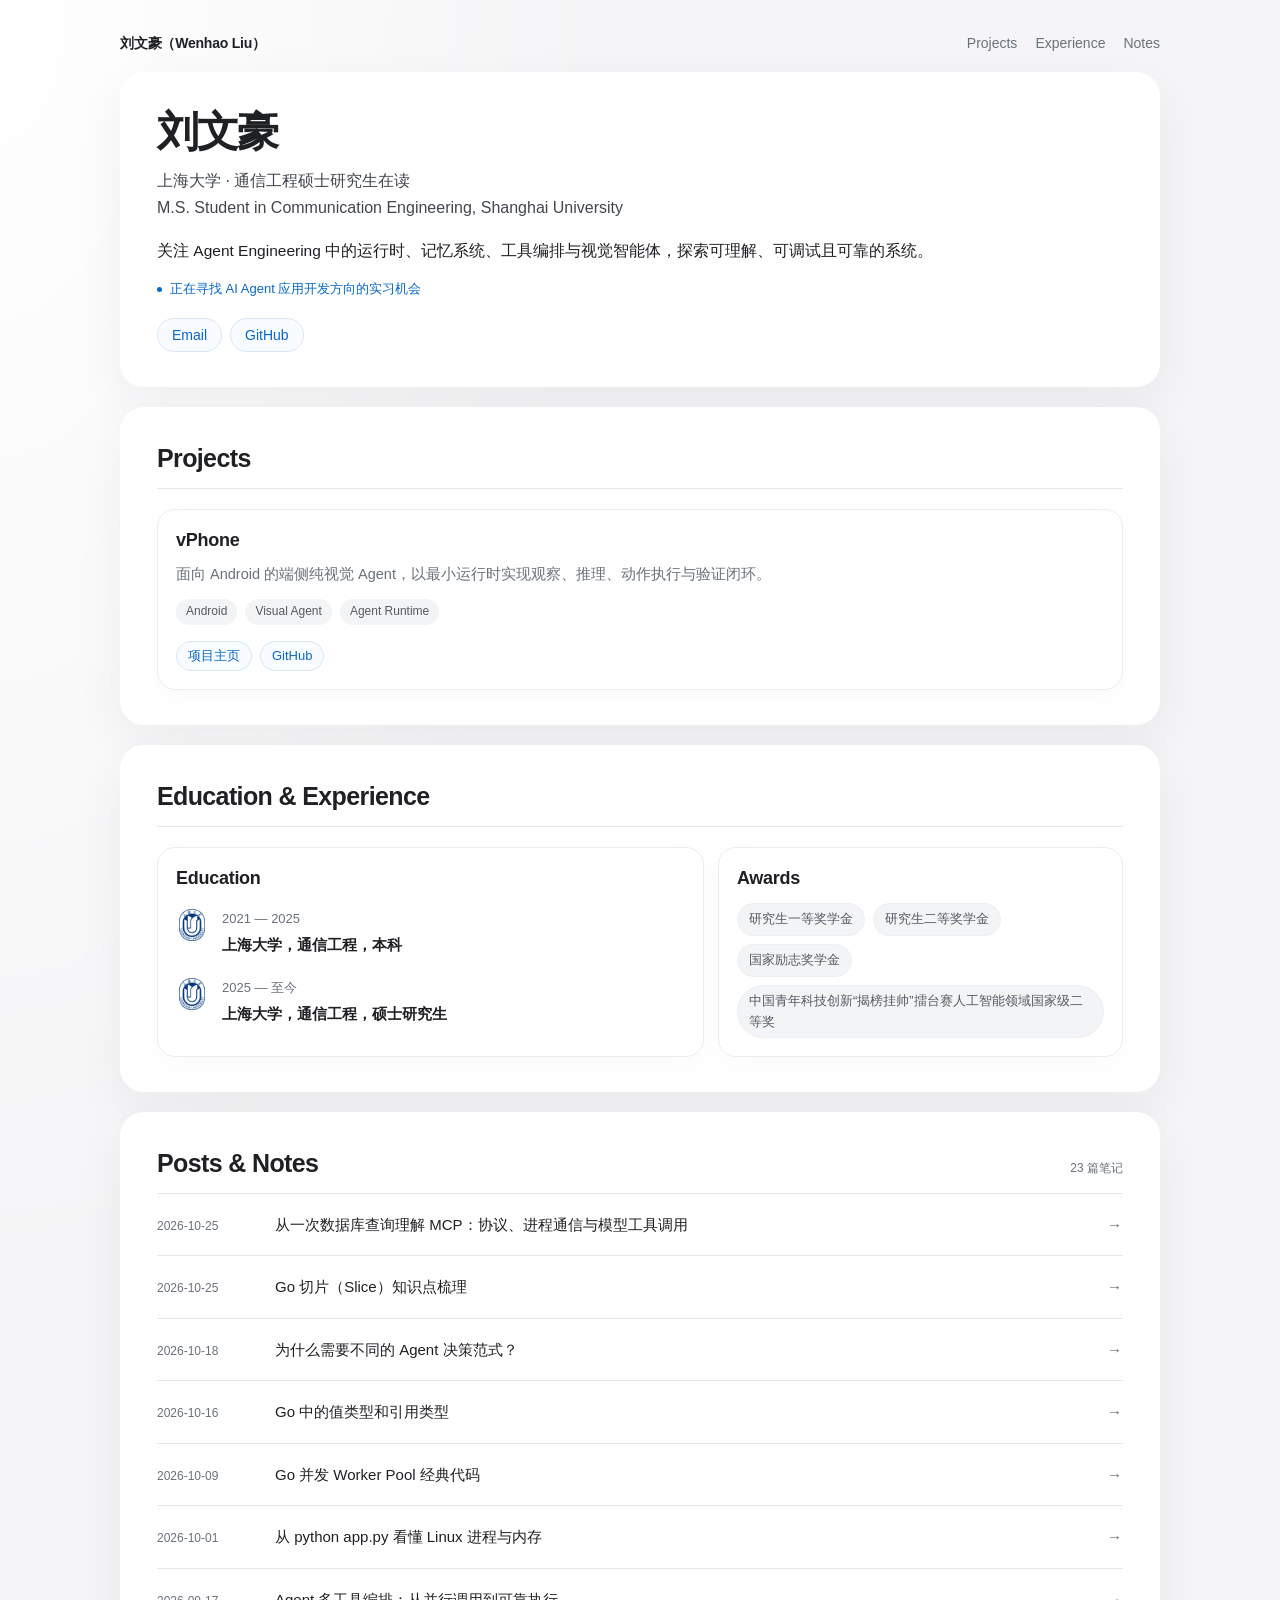
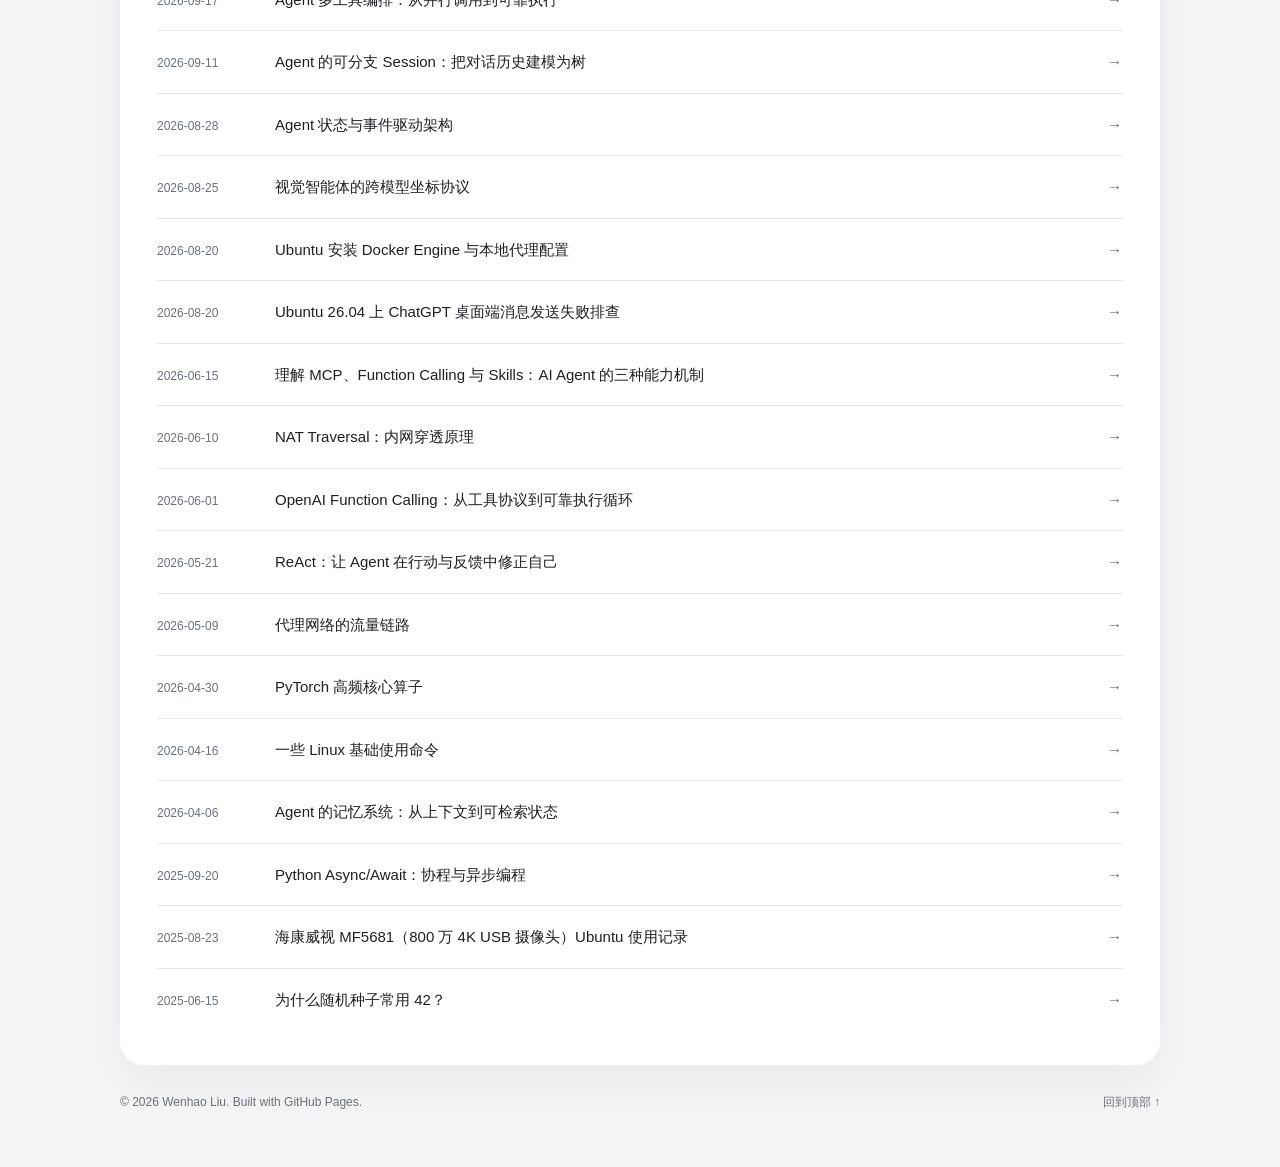
<file: index.html>
<!doctype html>
<html lang="zh-CN">
<head>
  <meta charset="utf-8">
  <meta name="viewport" content="width=device-width, initial-scale=1">
  <meta name="description" content="刘文豪，上海大学通信工程硕士研究生。关注 Agent Engineering、运行时、记忆系统、工具编排与视觉智能体。">
  <meta property="og:title" content="刘文豪 | Wenhao Liu">
  <meta property="og:description" content="Agent Engineering、系统设计与工程实践。">
  <meta property="og:type" content="website">
  <meta property="og:url" content="https://haonox.github.io/Page/">
  <meta name="twitter:card" content="summary">
  <title>刘文豪 | Wenhao Liu</title>
  <link rel="icon" type="image/png" sizes="96x96" href="assets/images/favicon.png?v=20261012-minimal">
  <link rel="stylesheet" href="assets/css/base.css?v=20261114-cards">
  <link rel="stylesheet" href="assets/css/home.css?v=20261114-no-avatar">
  <script defer src="assets/js/notes-data.js?v=20261103"></script>
  <script defer src="assets/js/home.js?v=20261114-chronological"></script>
</head>
<body class="home-page" id="top">
  <a class="skip-link" href="#main-content">跳到主要内容</a>
  <div class="home-container">
    <header class="home-header">
      <a class="home-brand" href="./">刘文豪（Wenhao Liu）</a>
      <nav class="section-nav" aria-label="主页导航">
        <a href="#projects">Projects</a>
        <a href="#experience">Experience</a>
        <a href="#posts">Notes</a>
      </nav>
    </header>

    <main id="main-content" tabindex="-1">
      <section class="surface-panel" aria-labelledby="profile-title">
        <div class="profile-copy">
          <h1 id="profile-title">刘文豪</h1>
          <p class="profile-affiliation">上海大学 · 通信工程硕士研究生在读</p>
          <p class="profile-affiliation" lang="en">M.S. Student in Communication Engineering, Shanghai University</p>
          <p class="profile-bio">关注 Agent Engineering 中的运行时、记忆系统、工具编排与视觉智能体，探索可理解、可调试且可靠的系统。</p>
          <p class="profile-status"><span aria-hidden="true"></span>正在寻找 AI Agent 应用开发方向的实习机会</p>
          <div class="profile-links">
            <a class="pill-link" href="mailto:flippedliu@outlook.com">Email</a>
            <a class="pill-link" href="https://github.com/haonox">GitHub</a>
          </div>
        </div>
      </section>

      <section id="projects" class="surface-panel" aria-labelledby="projects-title">
        <h2 id="projects-title" class="section-title">Projects</h2>
        <div class="project-grid">
          <article class="inner-panel project-card">
            <div>
              <h3><a class="project-name" href="https://github.com/haonox/vPhone">vPhone</a></h3>
              <p class="project-description">面向 Android 的端侧纯视觉 Agent，以最小运行时实现观察、推理、动作执行与验证闭环。</p>
              <div class="topic-tags" aria-label="项目方向">
                <span>Android</span><span>Visual Agent</span><span>Agent Runtime</span>
              </div>
            </div>
            <div class="resource-links">
              <a class="resource-link" href="https://haonox.github.io/PhoneAgent/">项目主页</a>
              <a class="resource-link" href="https://github.com/haonox/vPhone">GitHub</a>
            </div>
          </article>
        </div>
      </section>

      <section id="experience" class="surface-panel" aria-labelledby="experience-title">
        <h2 id="experience-title" class="section-title">Education &amp; Experience</h2>
        <div class="experience-grid">
          <div class="inner-panel">
            <h3>Education</h3>
            <ol class="education-timeline">
              <li>
                <img class="institution-logo" src="assets/images/shanghai-university-emblem.png" alt="上海大学校徽" width="32" height="32" loading="lazy" decoding="async">
                <div>
                  <p class="education-period">2021 — 2025</p>
                  <p class="education-title">上海大学，通信工程，本科</p>
                </div>
              </li>
              <li>
                <img class="institution-logo" src="assets/images/shanghai-university-emblem.png" alt="上海大学校徽" width="32" height="32" loading="lazy" decoding="async">
                <div>
                  <p class="education-period">2025 — 至今</p>
                  <p class="education-title">上海大学，通信工程，硕士研究生</p>
                </div>
              </li>
            </ol>
          </div>
          <div class="inner-panel">
            <h3>Awards</h3>
            <div class="topic-tags award-tags" aria-label="获奖情况">
              <span>研究生一等奖学金</span>
              <span>研究生二等奖学金</span>
              <span>国家励志奖学金</span>
              <span>中国青年科技创新“揭榜挂帅”擂台赛人工智能领域国家级二等奖</span>
            </div>
          </div>
        </div>
      </section>

      <section id="posts" class="surface-panel" aria-labelledby="posts-title">
        <div class="section-heading">
          <h2 id="posts-title" class="section-title">Posts &amp; Notes</h2>
          <span id="note-count" class="note-count"></span>
        </div>
        <div id="home-notes" aria-live="polite"><p>正在载入文章……</p></div>
        <noscript><p>文章目录需要启用 JavaScript。你也可以在 <a href="https://github.com/haonox/Page/tree/main/posts">GitHub</a> 阅读 Markdown 原文。</p></noscript>
      </section>
    </main>

    <footer class="home-footer">
      <p>© 2026 Wenhao Liu. Built with GitHub Pages.</p>
      <a href="#top">回到顶部 <span aria-hidden="true">↑</span></a>
    </footer>
  </div>
</body>
</html>
</file>
<file: assets/css/base.css>
:root {
  color-scheme: light;
  --text: #111;
  --muted: #6b6b6b;
  --rule: #dedede;
  --surface: #fff;
  --accent: #315c83;
}

* {
  box-sizing: border-box;
}

html {
  scroll-behavior: smooth;
}

body {
  margin: 0;
  background: var(--surface);
  color: var(--text);
  font-family: -apple-system, BlinkMacSystemFont, "Segoe UI", Helvetica, Arial, "PingFang SC", "Hiragino Sans GB", "Microsoft YaHei", sans-serif;
  font-size: 16px;
  line-height: 1.62;
  text-rendering: optimizeLegibility;
  -webkit-font-smoothing: antialiased;
}

::selection {
  background: #e2ebf2;
}

a {
  color: inherit;
  text-decoration: underline;
  text-decoration-thickness: 1px;
  text-underline-offset: 0.16em;
}

a:hover,
a:focus-visible {
  text-decoration-thickness: 2px;
}

a:focus-visible,
summary:focus-visible {
  outline: 2px solid var(--accent);
  outline-offset: 5px;
}

img {
  max-width: 100%;
  height: auto;
}

h2 {
  margin: 0 0 28px;
  font-size: 22px;
  line-height: 1.25;
  letter-spacing: -0.02em;
}

h3 {
  margin: 4px 0 8px;
  font-size: 20px;
  line-height: 1.32;
  letter-spacing: -0.018em;
}

p {
  margin: 0 0 16px;
}

.skip-link {
  position: absolute;
  z-index: 1;
  left: 20px;
  top: 12px;
  padding: 8px 16px;
  background: var(--text);
  color: #fff;
  transform: translateY(-160%);
}

.skip-link:focus {
  transform: translateY(0);
}

/* The reader keeps its existing Typora theme and reading width. */
.reader-shell,
.error-shell {
  width: min(100% - 40px, 680px);
  margin: 72px auto 64px;
}

.reader-shell {
  margin-top: 52px;
}

.reader-toolbar {
  margin-bottom: 48px;
  font-size: 15px;
}

.reader-title {
  margin: 0 0 40px;
  font-size: clamp(30px, 6vw, 44px);
  line-height: 1.16;
  letter-spacing: -0.038em;
}

footer {
  margin-top: 56px;
  padding-top: 20px;
  border-top: 1px solid var(--rule);
  color: var(--muted);
  font-size: 14px;
}

footer p {
  margin: 0;
}

.reader-footer {
  display: flex;
  justify-content: space-between;
  gap: 20px;
}

.reader-window .typora-github .reader-meta {
  margin: 0 0 6px;
  color: var(--muted);
  font-size: 14px;
  letter-spacing: 0.01em;
  font-variant-numeric: tabular-nums;
}

.plain-article h1 {
  margin: 0 0 20px;
  font-size: clamp(32px, 7vw, 48px);
  letter-spacing: -0.04em;
}

@media (max-width: 620px) {
  .reader-shell,
  .error-shell {
    width: min(100% - 32px, 680px);
    margin-top: 40px;
  }

  .reader-title {
    margin-bottom: 32px;
  }
}

@media (prefers-reduced-motion: reduce) {
  html {
    scroll-behavior: auto;
  }
}

@media print {
  .reader-shell,
  .error-shell {
    width: 100%;
    margin: 0;
  }

  .reader-toolbar,
  footer,
  .skip-link {
    display: none;
  }
}
</file>
<file: assets/css/home.css>
/* Independently implemented card layout, visually inspired by xin-jiaqi.github.io.
   Homepage rules live here so Markdown and code rendering keep their own theme. */
.home-page {
  --text: #1e2024;
  --muted: #69717b;
  --rule: #e4e7ed;
  --accent: #0868c8;
  background: radial-gradient(ellipse at 0 0, #fff 0, transparent 600px), #f5f5f7;
  line-height: 1.6;
}

.home-page a {
  color: var(--accent);
  text-decoration: none;
}

.home-page a:hover {
  text-decoration: underline;
}

.home-page .skip-link {
  color: #fff;
}

.home-container {
  max-width: 1080px;
  margin-inline: auto;
  padding: 32px 20px 36px;
}

.home-header {
  display: flex;
  align-items: center;
  justify-content: space-between;
  gap: 20px;
  margin-bottom: 18px;
  font-size: 14px;
}

.home-page .home-brand {
  color: var(--text);
  font-weight: 650;
  letter-spacing: -0.015em;
}

.section-nav {
  display: flex;
  flex-wrap: wrap;
  gap: 18px;
}

.home-page .section-nav a {
  color: var(--muted);
  transition: color 150ms ease;
}

.home-page .section-nav a:hover {
  color: var(--accent);
  text-decoration: none;
}

.surface-panel {
  margin-bottom: 20px;
  padding: 34px 36px;
  border: 1px solid #ffffffb8;
  border-radius: 24px;
  background: #ffffffed;
  box-shadow: 0 18px 50px #1e26330e;
  scroll-margin-top: 24px;
}

.profile-copy h1 {
  margin: 0 0 12px;
  font-size: 42px;
  font-weight: 760;
  line-height: 1.18;
  letter-spacing: -0.045em;
}

.profile-copy h1 span {
  white-space: nowrap;
}

.profile-affiliation {
  margin: 2px 0;
  color: #42464e;
  font-size: 16px;
  line-height: 1.55;
}

.profile-bio {
  margin: 16px 0 0;
  font-size: 15.5px;
  line-height: 1.85;
}

.profile-status {
  display: flex;
  align-items: baseline;
  gap: 8px;
  margin: 14px 0 0;
  color: var(--accent);
  font-size: 13px;
}

.profile-status > span {
  align-self: center;
  width: 5px;
  height: 5px;
  flex: 0 0 auto;
  border-radius: 50%;
  background: currentColor;
}

.profile-links,
.resource-links {
  display: flex;
  flex-wrap: wrap;
  align-items: center;
  gap: 8px;
}

.profile-links {
  margin-top: 18px;
}

.pill-link,
.resource-link {
  display: inline-flex;
  align-items: center;
  justify-content: center;
  border: 1px solid #d9e6f8;
  border-radius: 999px;
  background: #f8fbff;
  transition: background-color 150ms ease, border-color 150ms ease, transform 150ms ease;
}

.pill-link {
  padding: 5px 14px;
  font-size: 14px;
}

.resource-link {
  padding: 4px 11px;
  font-size: 13px;
}

.home-page .pill-link:hover,
.home-page .resource-link:hover {
  border-color: #bdd5f1;
  background: #edf5ff;
  text-decoration: none;
  transform: translateY(-1px);
}

.section-title {
  margin: 0 0 20px;
  padding-bottom: 13px;
  border-bottom: 1px solid var(--rule);
  font-size: 25px;
  font-weight: 720;
  line-height: 1.3;
  letter-spacing: -0.025em;
}

.inner-panel {
  min-width: 0;
  padding: 18px;
  border: 1px solid #e9ecf2;
  border-radius: 18px;
  background: #ffffffba;
  box-shadow: 0 7px 24px #26344806;
}

.inner-panel h3 {
  margin: 0 0 9px;
  font-size: 18px;
  font-weight: 700;
  line-height: 1.4;
  letter-spacing: -0.015em;
}

.project-grid {
  display: grid;
  grid-template-columns: repeat(auto-fit, minmax(min(100%, 280px), 1fr));
  gap: 14px;
}

.project-card {
  display: flex;
  flex-direction: column;
  align-items: flex-start;
  gap: 16px;
}

.home-page .project-name {
  color: var(--text);
}

.project-description {
  max-width: 54em;
  margin: 0;
  color: var(--muted);
  font-size: 14.5px;
  line-height: 1.75;
}

.topic-tags {
  display: flex;
  flex-wrap: wrap;
  gap: 8px;
  margin-top: 12px;
}

.topic-tags > span {
  padding: 3px 10px;
  border-radius: 999px;
  background: #f3f4f6;
  color: #535a64;
  font-size: 12px;
  line-height: 1.6;
}

.experience-grid {
  display: grid;
  grid-template-columns: 1.35fr 1fr;
  align-items: stretch;
  gap: 14px;
}

.education-timeline {
  display: grid;
  gap: 21px;
  margin: 18px 0 6px;
  padding: 0;
  list-style: none;
}

.education-timeline > li {
  display: grid;
  grid-template-columns: 34px minmax(0, 1fr);
  align-items: start;
  gap: 12px;
}

.institution-logo {
  display: block;
  width: 32px;
  height: 32px;
  object-fit: contain;
}

.education-period {
  margin: 0 0 3px;
  color: var(--muted);
  font-size: 13px;
  font-variant-numeric: tabular-nums;
}

.education-title {
  margin: 0;
  font-size: 15px;
  font-weight: 600;
  line-height: 1.6;
}

.award-tags > span {
  padding: 5px 11px;
  border: 1px solid #eceef2;
  font-size: 13px;
}

.section-heading {
  display: flex;
  align-items: baseline;
  justify-content: space-between;
  gap: 18px;
  margin-bottom: 0;
  padding-bottom: 13px;
  border-bottom: 1px solid var(--rule);
}

.section-heading .section-title {
  margin: 0;
  padding: 0;
  border: 0;
}

.note-count {
  flex: 0 0 auto;
  color: var(--muted);
  font-size: 12px;
}

.note-list {
  margin: 0;
  padding: 0;
  list-style: none;
}

.note-list > li + li {
  border-top: 1px solid var(--rule);
}

.home-page .note-link {
  display: grid;
  grid-template-columns: 100px minmax(0, 1fr) 16px;
  align-items: baseline;
  gap: 18px;
  padding: 18px 0;
  color: var(--text);
  font-size: 15px;
  line-height: 1.7;
}

.home-page .note-link:hover {
  color: var(--accent);
  text-decoration: none;
}

.note-date {
  color: var(--muted);
  font-size: 12px;
  font-variant-numeric: tabular-nums;
}

.note-title {
  overflow-wrap: anywhere;
}

.note-arrow {
  align-self: center;
  color: var(--muted);
  transition: color 150ms ease, transform 150ms ease;
}

.note-link:hover .note-arrow,
.note-link:focus-visible .note-arrow {
  color: var(--accent);
  transform: translateX(3px);
}

.home-footer {
  display: flex;
  flex-wrap: wrap;
  justify-content: space-between;
  gap: 10px 20px;
  margin-top: 0;
  padding: 8px 0 18px;
  border: 0;
  color: var(--muted);
  font-size: 12px;
}

.home-page .home-footer a {
  color: inherit;
}

@media (max-width: 900px) {
  .experience-grid {
    grid-template-columns: 1fr;
  }
}

@media (max-width: 820px) {
  .home-container {
    padding: 24px 14px;
  }

  .surface-panel {
    padding: 26px 24px;
    border-radius: 20px;
  }

}

@media (max-width: 560px) {
  .home-header {
    flex-wrap: wrap;
    gap: 10px 20px;
    font-size: 12px;
  }

  .section-nav {
    gap: 18px;
  }

  .profile-copy h1 {
    font-size: 32px;
    line-height: 1.3;
  }

  .profile-affiliation {
    font-size: 14px;
  }

  .profile-bio {
    font-size: 14px;
    line-height: 1.8;
  }

  .profile-status {
    font-size: 12px;
  }

  .section-title {
    font-size: 23px;
    overflow-wrap: anywhere;
  }

  .inner-panel {
    padding: 16px;
  }

  .education-title {
    font-size: 14px;
  }

  .home-footer {
    font-size: 11px;
  }

  .home-page .note-link {
    grid-template-columns: minmax(0, 1fr) 16px;
    gap: 4px 12px;
    padding: 16px 0;
    font-size: 14px;
  }

  .note-date {
    grid-column: 1;
    grid-row: 1;
    font-size: 11px;
  }

  .note-title {
    grid-column: 1;
    grid-row: 2;
  }

  .note-arrow {
    grid-column: 2;
    grid-row: 1 / 3;
  }
}

@media (prefers-reduced-motion: reduce) {
  .section-nav a,
  .pill-link,
  .resource-link,
  .note-arrow {
    transition: none;
  }
}

@media print {
  .home-page {
    background: #fff;
  }

  .home-container {
    max-width: none;
    padding: 0;
  }

  .home-header {
    display: none;
  }

  .surface-panel,
  .inner-panel {
    box-shadow: none;
  }

  .surface-panel {
    break-inside: avoid;
  }
}
</file>
